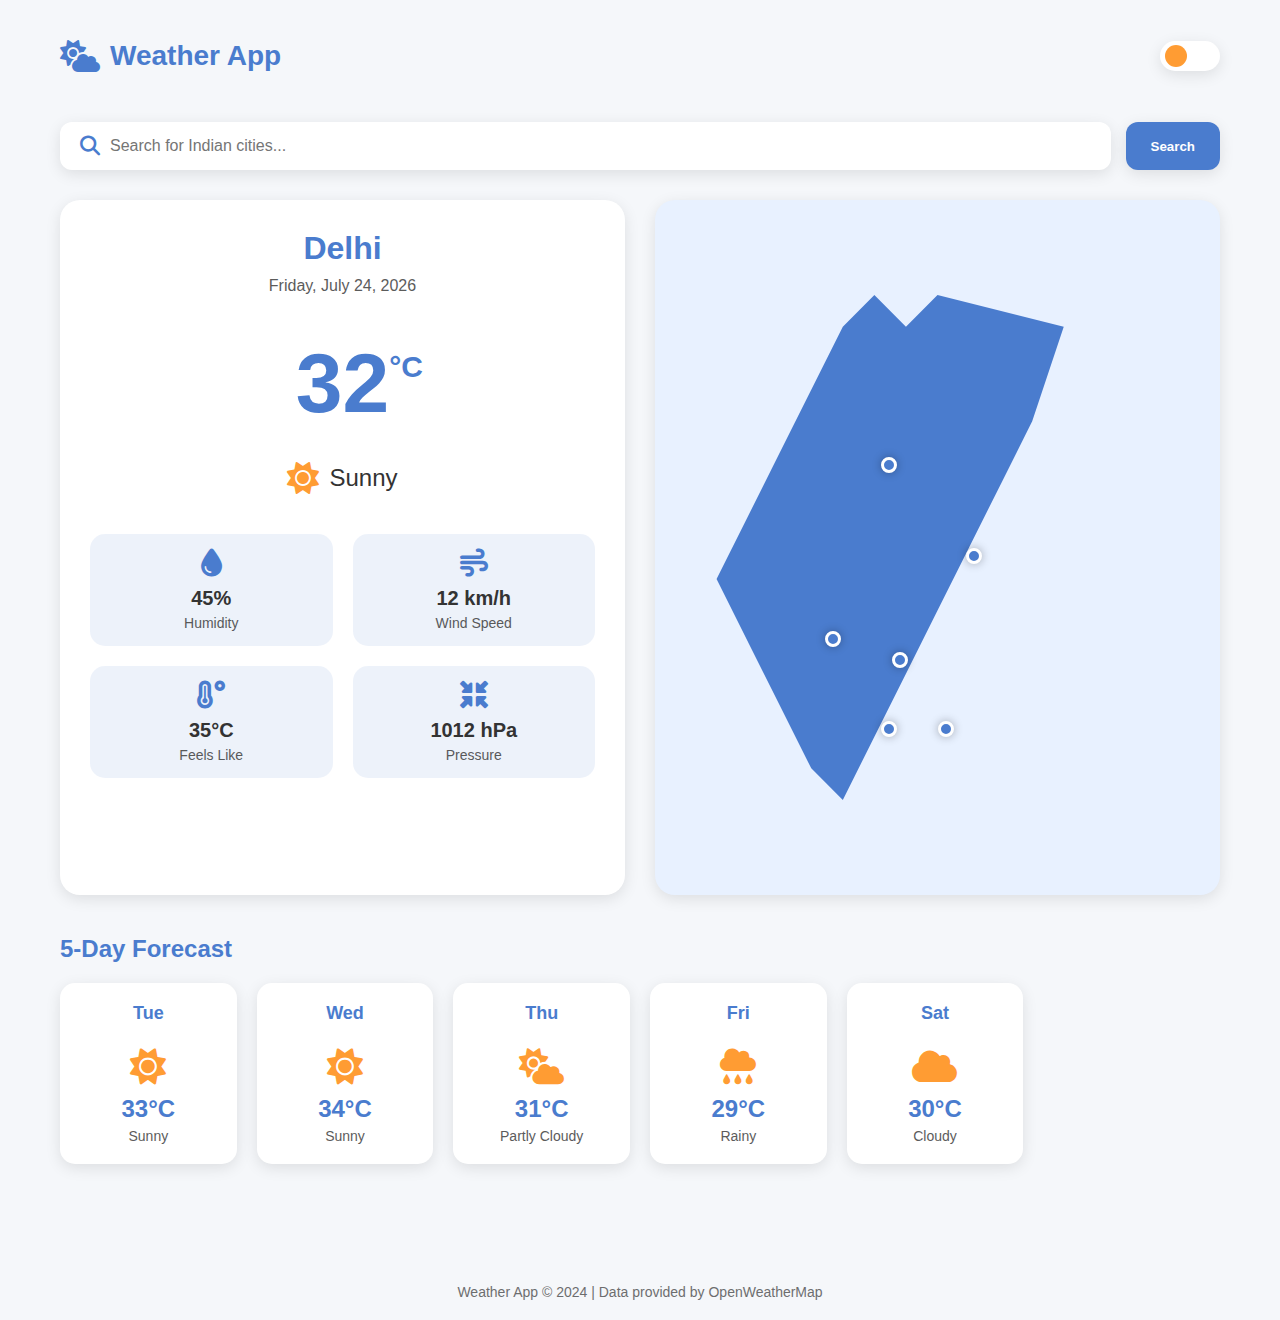
<file: weather App/index.html>
<!DOCTYPE html>
<html lang="en">
<head>
    <meta charset="UTF-8">
    <meta name="viewport" content="width=device-width, initial-scale=1.0">
    <title>Weather App</title>
    <link rel="stylesheet" href="https://cdnjs.cloudflare.com/ajax/libs/font-awesome/6.4.0/css/all.min.css">
    <link rel="stylesheet" href="style.css">
</head>
<body>
    <div class="container">
        <header>
            <div class="logo">
                <i class="fas fa-cloud-sun"></i>
                <h1>Weather App</h1>
            </div>
            <button class="theme-toggle" id="theme-toggle">
                <span></span>
            </button>
        </header>

        <div class="search-container">
            <div class="search-box">
                <i class="fas fa-search"></i>
                <input type="text" placeholder="Search for Indian cities..." id="city-input">
            </div>
            <button class="search-btn" id="search-btn">Search</button>
        </div>

        <div class="main-content">
            <div class="weather-card weather-info">
                <h2 class="city-name" id="city-name">New Delhi</h2>
                <p class="date" id="date">Monday, June 12, 2023</p>
                
                <div class="temperature" id="temperature">32</div>
                
                <div class="weather-type">
                    <i class="fas fa-sun" id="weather-icon"></i>
                    <span id="weather-description">Sunny</span>
                </div>
                
                <div class="weather-details">
                    <div class="detail-item">
                        <i class="fas fa-tint"></i>
                        <div class="detail-value" id="humidity">45%</div>
                        <div class="detail-label">Humidity</div>
                    </div>
                    
                    <div class="detail-item">
                        <i class="fas fa-wind"></i>
                        <div class="detail-value" id="wind-speed">12 km/h</div>
                        <div class="detail-label">Wind Speed</div>
                    </div>
                    
                    <div class="detail-item">
                        <i class="fas fa-temperature-high"></i>
                        <div class="detail-value" id="feels-like">35°C</div>
                        <div class="detail-label">Feels Like</div>
                    </div>
                    
                    <div class="detail-item">
                        <i class="fas fa-compress-arrows-alt"></i>
                        <div class="detail-value" id="pressure">1012 hPa</div>
                        <div class="detail-label">Pressure</div>
                    </div>
                </div>
            </div>
            
            <div class="weather-card map-container">
                <img src="data:image/svg+xml,%3Csvg xmlns='http://www.w3.org/2000/svg' viewBox='0 0 800 1000'%3E%3Cpath fill='%234a7cce' d='M400,100 L600,150 L550,300 L500,400 L450,500 L400,600 L350,700 L300,800 L250,900 L200,850 L150,750 L100,650 L50,550 L100,450 L150,350 L200,250 L250,150 L300,100 L350,150 Z'/%3E%3C/svg%3E" alt="India Map" class="india-map">
                
                <!-- City markers on the map -->
                <div class="city-marker" data-city="Delhi"></div>
                <div class="city-marker" data-city="Mumbai"></div>
                <div class="city-marker" data-city="Chennai"></div>
                <div class="city-marker" data-city="Kolkata"></div>
                <div class="city-marker" data-city="Bangalore"></div>
                <div class="city-marker" data-city="Hyderabad"></div>
            </div>
        </div>

        <h3 class="forecast-title">5-Day Forecast</h3>
        <div class="forecast-container" id="forecast-container">
            <!-- Forecast cards will be inserted here by JavaScript -->
        </div>
    </div>

    <footer>
        <p>Weather App &copy; 2024 | Data provided by OpenWeatherMap</p>
    </footer>
<script src="script.js"></script>
</body>
</html>
</file>
<file: weather App/style.css>
* {
            margin: 0;
            padding: 0;
            box-sizing: border-box;
            font-family: 'Segoe UI', Tahoma, Geneva, Verdana, sans-serif;
        }

        :root {
            --primary-color: #4a7cce;
            --secondary-color: #ff9c33;
            --text-color: #333;
            --bg-color: #f5f7fa;
            --card-bg: #ffffff;
            --shadow: 0 4px 15px rgba(0, 0, 0, 0.1);
            --transition: all 0.3s ease;
        }

        .dark-mode {
            --primary-color: #6a93cb;
            --secondary-color: #ffac4d;
            --text-color: #f0f0f0;
            --bg-color: #1a1a2e;
            --card-bg: #16213e;
            --shadow: 0 4px 15px rgba(0, 0, 0, 0.4);
        }

        body {
            background-color: var(--bg-color);
            color: var(--text-color);
            min-height: 100vh;
            transition: var(--transition);
        }

        .container {
            max-width: 1200px;
            margin: 0 auto;
            padding: 20px;
        }

        header {
            display: flex;
            justify-content: space-between;
            align-items: center;
            padding: 20px 0;
            margin-bottom: 30px;
        }

        .logo {
            display: flex;
            align-items: center;
            gap: 10px;
        }

        .logo i {
            font-size: 32px;
            color: var(--primary-color);
        }

        .logo h1 {
            font-size: 28px;
            font-weight: 700;
            color: var(--primary-color);
        }

        .theme-toggle {
            background: var(--card-bg);
            border: none;
            width: 60px;
            height: 30px;
            border-radius: 15px;
            cursor: pointer;
            display: flex;
            align-items: center;
            padding: 0 5px;
            box-shadow: var(--shadow);
            transition: var(--transition);
        }

        .theme-toggle span {
            width: 22px;
            height: 22px;
            border-radius: 50%;
            background: var(--secondary-color);
            transition: var(--transition);
            transform: translateX(0);
        }

        .dark-mode .theme-toggle span {
            transform: translateX(30px);
        }

        .search-container {
            display: flex;
            gap: 15px;
            margin-bottom: 30px;
        }

        .search-box {
            flex: 1;
            position: relative;
        }

        .search-box input {
            width: 100%;
            padding: 15px 20px 15px 50px;
            border: none;
            border-radius: 12px;
            background: var(--card-bg);
            color: var(--text-color);
            font-size: 16px;
            box-shadow: var(--shadow);
            transition: var(--transition);
        }

        .search-box i {
            position: absolute;
            left: 20px;
            top: 50%;
            transform: translateY(-50%);
            color: var(--primary-color);
            font-size: 20px;
        }

        .search-btn {
            padding: 0 25px;
            border: none;
            border-radius: 12px;
            background: var(--primary-color);
            color: white;
            font-weight: 600;
            cursor: pointer;
            box-shadow: var(--shadow);
            transition: var(--transition);
        }

        .search-btn:hover {
            background: #3a67b5;
        }

        .main-content {
            display: grid;
            grid-template-columns: 1fr 1fr;
            gap: 30px;
            margin-bottom: 30px;
        }

        @media (max-width: 900px) {
            .main-content {
                grid-template-columns: 1fr;
            }
        }

        .weather-card {
            background: var(--card-bg);
            border-radius: 20px;
            padding: 30px;
            box-shadow: var(--shadow);
            transition: var(--transition);
        }

        .weather-info {
            display: flex;
            flex-direction: column;
            align-items: center;
            text-align: center;
        }

        .city-name {
            font-size: 32px;
            font-weight: 700;
            margin-bottom: 10px;
            color: var(--primary-color);
        }

        .date {
            font-size: 16px;
            color: var(--text-color);
            opacity: 0.8;
            margin-bottom: 25px;
        }

        .temperature {
            font-size: 84px;
            font-weight: 700;
            color: var(--primary-color);
            margin: 15px 0;
            position: relative;
        }

        .temperature::after {
            content: "°C";
            position: absolute;
            font-size: 30px;
            top: 15px;
        }

        .weather-type {
            display: flex;
            align-items: center;
            gap: 10px;
            font-size: 24px;
            margin: 15px 0;
        }

        .weather-type i {
            color: var(--secondary-color);
            font-size: 32px;
        }

        .weather-details {
            display: grid;
            grid-template-columns: 1fr 1fr;
            gap: 20px;
            margin-top: 25px;
            width: 100%;
        }

        .detail-item {
            display: flex;
            flex-direction: column;
            align-items: center;
            padding: 15px;
            background: rgba(74, 124, 206, 0.1);
            border-radius: 15px;
            transition: var(--transition);
        }

        .detail-item i {
            font-size: 28px;
            color: var(--primary-color);
            margin-bottom: 10px;
        }

        .detail-value {
            font-size: 20px;
            font-weight: 600;
            margin-bottom: 5px;
        }

        .detail-label {
            font-size: 14px;
            opacity: 0.8;
        }

        .map-container {
            position: relative;
            border-radius: 20px;
            overflow: hidden;
            box-shadow: var(--shadow);
            height: 100%;
            min-height: 400px;
            background: #e8f1ff;
        }

        .india-map {
            width: 100%;
            height: 100%;
            object-fit: contain;
        }

        .city-marker {
            position: absolute;
            width: 16px;
            height: 16px;
            background: var(--primary-color);
            border: 3px solid white;
            border-radius: 50%;
            cursor: pointer;
            box-shadow: 0 0 10px rgba(0, 0, 0, 0.3);
            transition: var(--transition);
        }

        .city-marker:hover {
            transform: scale(1.3);
            background: var(--secondary-color);
        }

        .city-marker[data-city="Delhi"] {
            top: 37%;
            left: 40%;
        }

        .city-marker[data-city="Mumbai"] {
            top: 62%;
            left: 30%;
        }

        .city-marker[data-city="Chennai"] {
            top: 75%;
            left: 50%;
        }

        .city-marker[data-city="Kolkata"] {
            top: 50%;
            left: 55%;
        }

        .city-marker[data-city="Bangalore"] {
            top: 75%;
            left: 40%;
        }

        .city-marker[data-city="Hyderabad"] {
            top: 65%;
            left: 42%;
        }

        .forecast-title {
            font-size: 24px;
            font-weight: 600;
            margin: 40px 0 20px;
            color: var(--primary-color);
        }

        .forecast-container {
            display: grid;
            grid-template-columns: repeat(auto-fill, minmax(150px, 1fr));
            gap: 20px;
            margin-bottom: 40px;
        }

        .forecast-card {
            background: var(--card-bg);
            border-radius: 15px;
            padding: 20px;
            text-align: center;
            box-shadow: var(--shadow);
            transition: var(--transition);
        }

        .forecast-card:hover {
            transform: translateY(-5px);
        }

        .forecast-day {
            font-size: 18px;
            font-weight: 600;
            margin-bottom: 15px;
            color: var(--primary-color);
        }

        .forecast-icon {
            font-size: 36px;
            color: var(--secondary-color);
            margin: 10px 0;
        }

        .forecast-temp {
            font-size: 24px;
            font-weight: 700;
            color: var(--primary-color);
        }

        .forecast-desc {
            font-size: 14px;
            margin-top: 5px;
            opacity: 0.8;
        }

        footer {
            text-align: center;
            padding: 20px;
            margin-top: 40px;
            opacity: 0.7;
            font-size: 14px;
        }

        @media (max-width: 600px) {
            .search-container {
                flex-direction: column;
            }
            
            .weather-details {
                grid-template-columns: 1fr;
            }
            
            .temperature {
                font-size: 64px;
            }
            
            header {
                flex-direction: column;
                gap: 15px;
                text-align: center;
            }
        }
</file>
